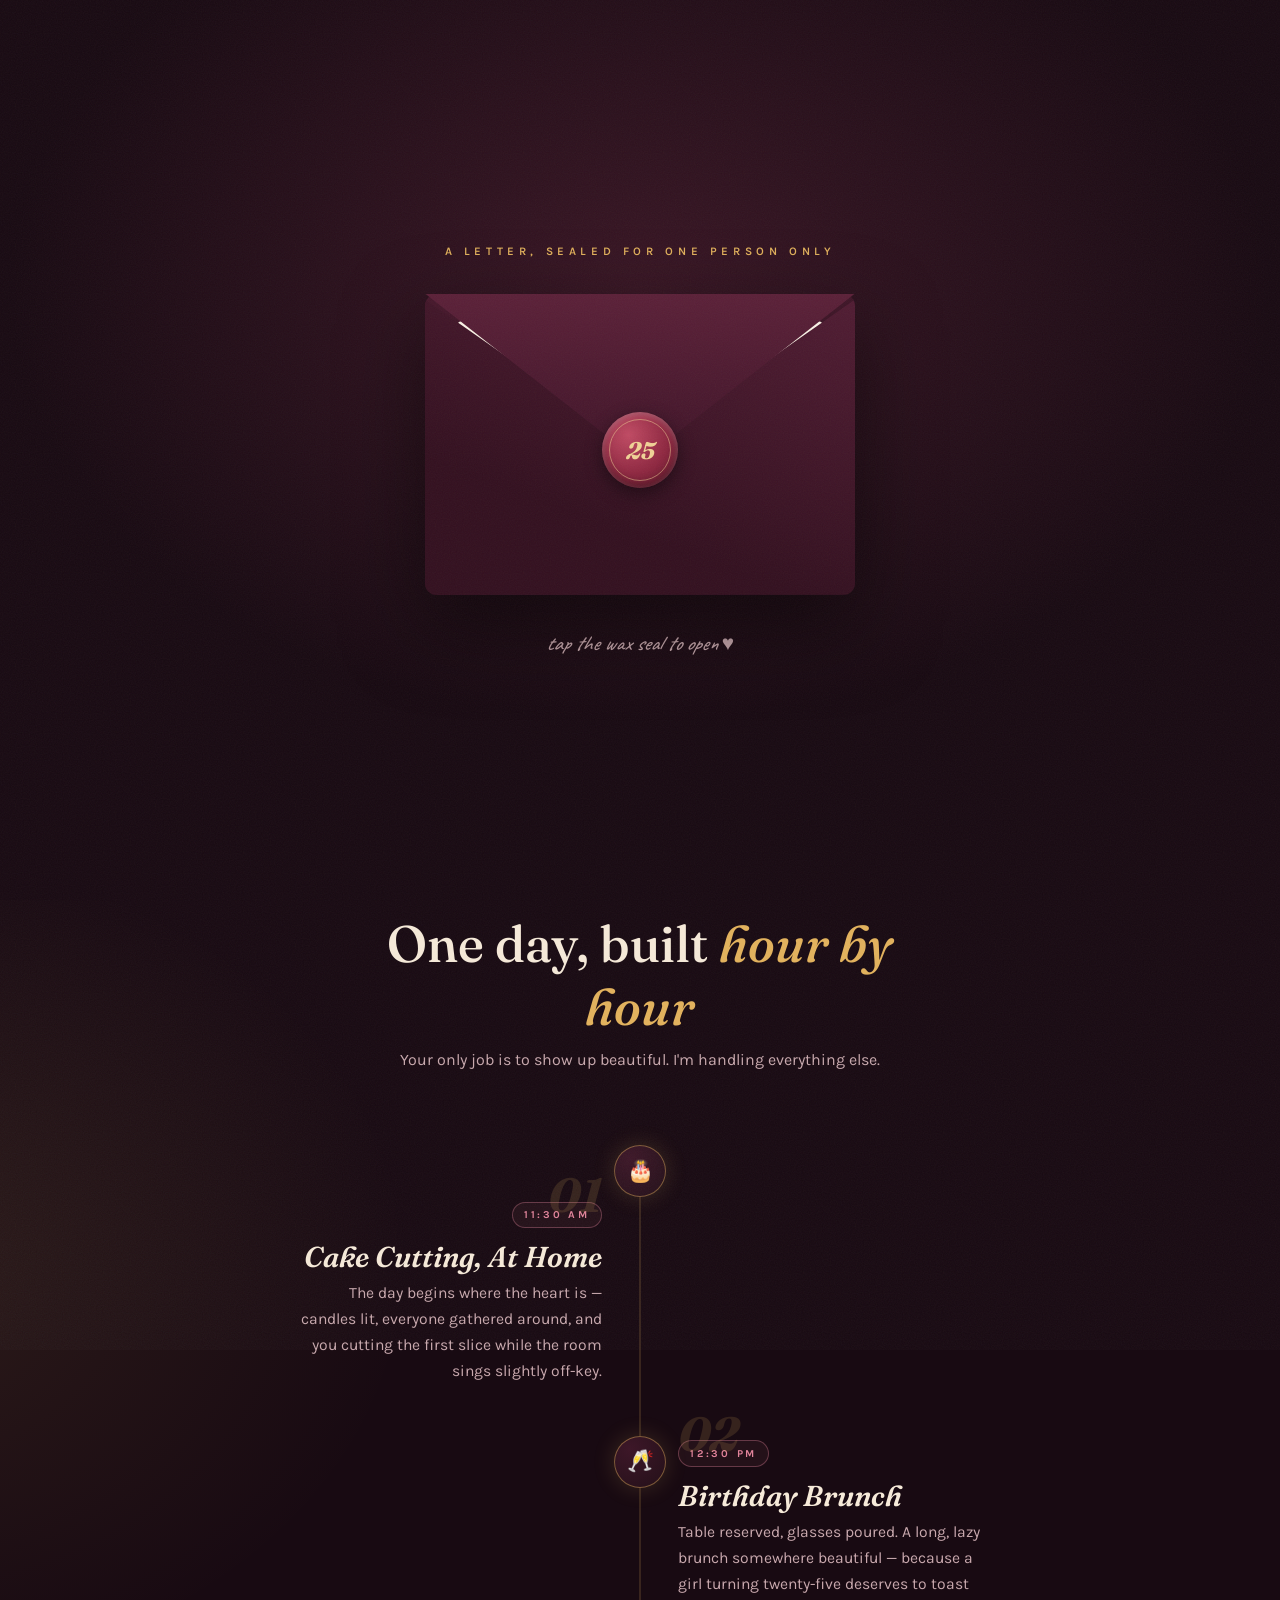
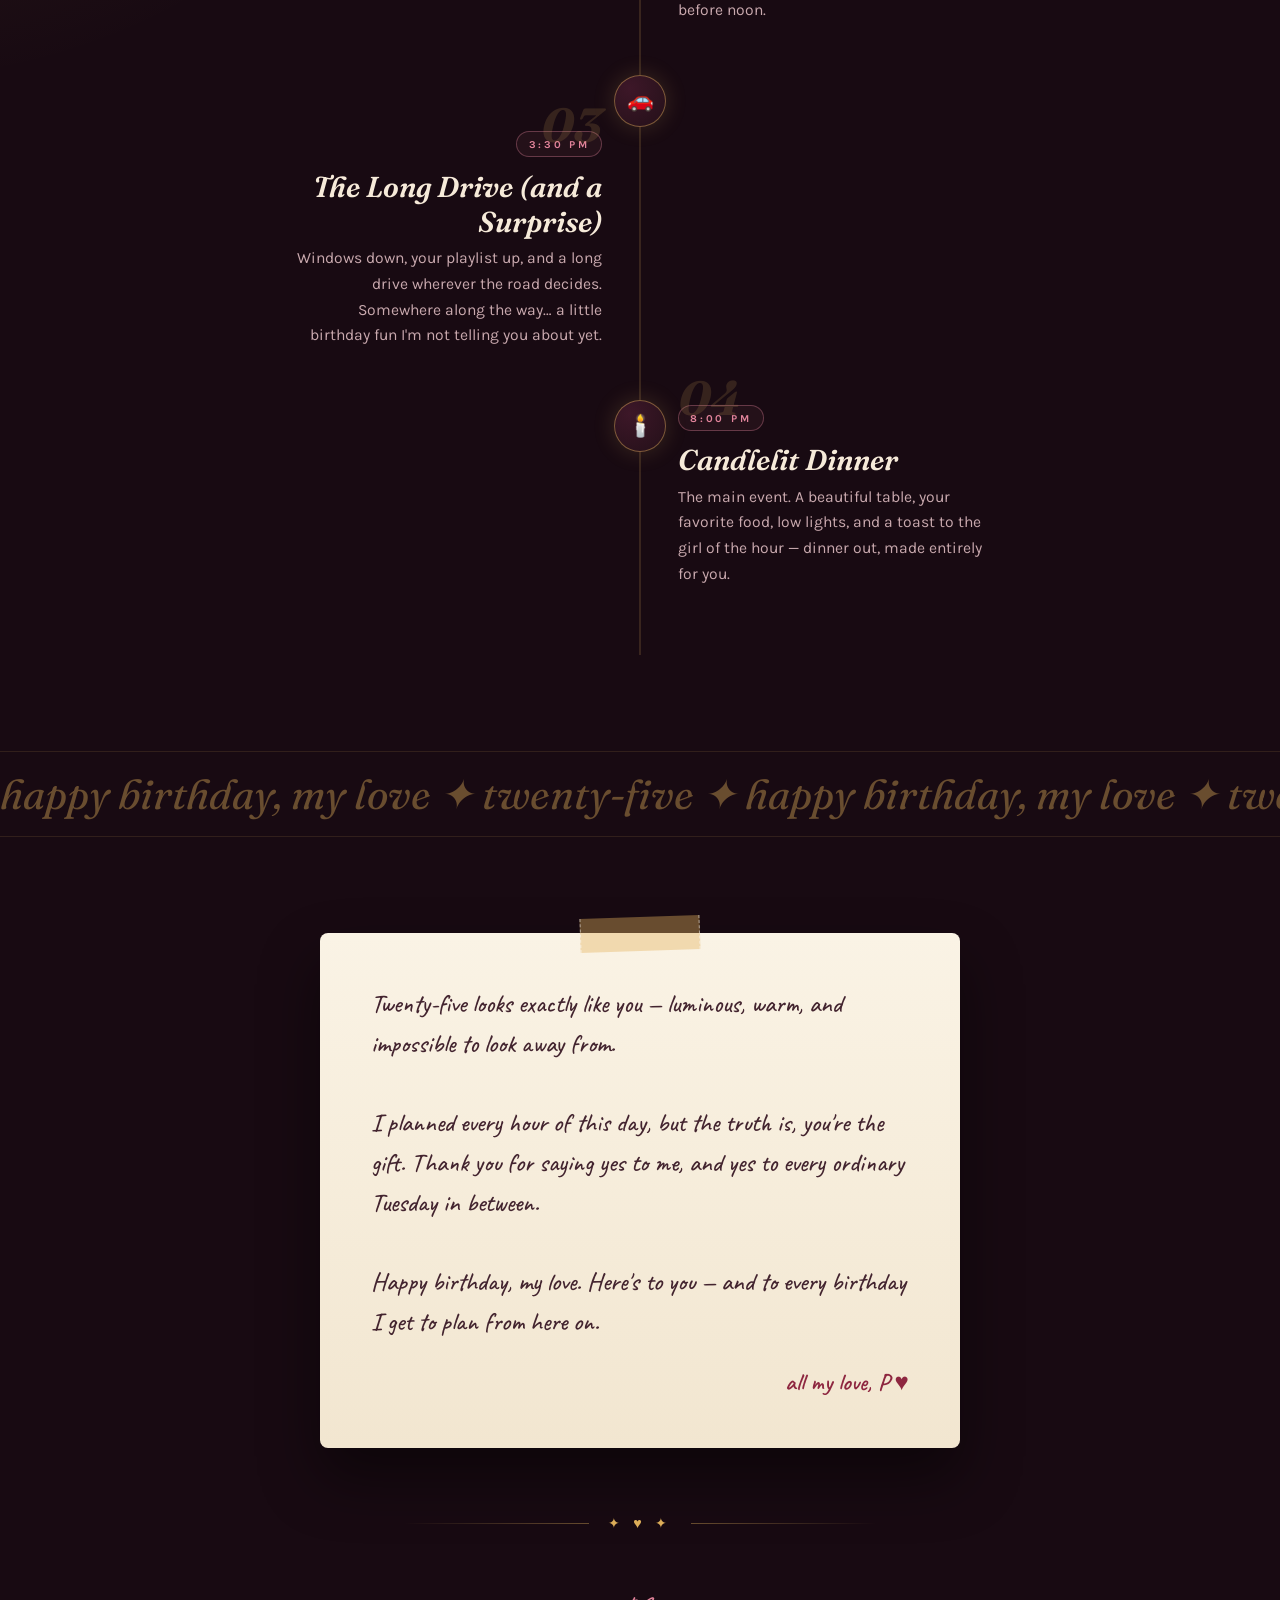
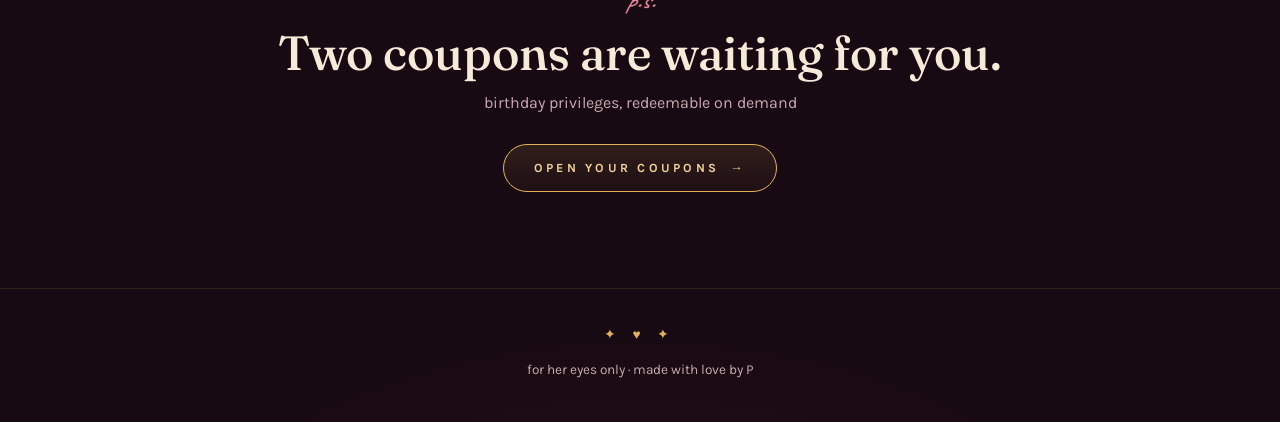
<file: index.html>
<!DOCTYPE html>
<html lang="en">
<head>
<meta charset="UTF-8">
<meta name="viewport" content="width=device-width, initial-scale=1.0">
<title>For You ♥ The 25th</title>
<link rel="icon" href="data:image/svg+xml,<svg xmlns='http://www.w3.org/2000/svg' viewBox='0 0 100 100'><text y='.9em' font-size='90'>💌</text></svg>">
<link rel="preconnect" href="https://fonts.googleapis.com">
<link rel="preconnect" href="https://fonts.gstatic.com" crossorigin>
<link href="https://fonts.googleapis.com/css2?family=Caveat:wght@400..700&family=Fraunces:ital,opsz,wght@0,9..144,300..700;1,9..144,300..700&family=Karla:ital,wght@0,300..800;1,300..800&display=swap" rel="stylesheet">
<link rel="stylesheet" href="styles.css">
</head>
<body>
<div id="ambient" aria-hidden="true"></div>

<!-- THE SEALED ENVELOPE -->
<div id="envelopeScene">
  <p class="scene-kicker">a letter, sealed for one person only</p>
  <div class="envelope" id="envelope">
    <div class="env-back"></div>
    <div class="env-letter">
      <span class="l-for">for the birthday girl</span>
      <span class="l-name" id="envName">Amelia</span>
      <span class="l-heart">♥</span>
    </div>
    <div class="env-front"></div>
    <div class="env-flap"></div>
    <button class="seal" id="seal" aria-label="Break the seal and open your invitation">25</button>
  </div>
  <p class="scene-hint">tap the wax seal to open ♥</p>
</div>
<noscript><style>#envelopeScene{display:none}</style></noscript>

<header class="nav">
  <a class="brand" href="index.html"><span class="b-heart">♥</span> her <em>25th</em></a>
  <nav>
    <a href="index.html" class="active">The Day</a>
    <a href="coupons.html">The Coupons</a>
  </nav>
</header>

<main>
  <section class="hero">
    <div class="wm" aria-hidden="true">25</div>
    <p class="h-item kicker" style="--i:1">an invitation for the birthday girl</p>
    <h1 class="h-item" style="--i:2">
      <span class="h-happy">happy 25th,</span>
      <span class="h-name" id="herNameHero">Amelia</span>
    </h1>
    <p class="h-item h-sub" style="--i:3">one whole day · zero decisions · entirely yours</p>
    <p class="h-item h-date" id="dateLine" style="--i:4"></p>
    <div class="h-item" style="--i:5">
      <div class="count" id="countdown">
        <div class="cell"><b id="cdD">00</b><span>days</span></div>
        <div class="cell"><b id="cdH">00</b><span>hours</span></div>
        <div class="cell"><b id="cdM">00</b><span>min</span></div>
        <div class="cell"><b id="cdS">00</b><span>sec</span></div>
      </div>
      <p class="cd-note" id="cdNote">until your day begins</p>
    </div>
    <p class="h-item h-hand" style="--i:6">scroll slowly, my love — every hour was picked with you in mind ↓</p>
  </section>

  <div class="divider" aria-hidden="true"><span></span>✦ ♥ ✦<span></span></div>

  <section class="plan">
    <div class="sec-head" data-reveal>
      <p class="kicker">the itinerary</p>
      <h2>One day, built <em>hour by hour</em></h2>
      <p class="sec-sub">Your only job is to show up beautiful. I'm handling everything else.</p>
    </div>
    <div class="timeline" id="timeline"><div id="tlProgress"></div></div>
  </section>

  <div class="marquee" aria-hidden="true">
    <div class="m-track">
      <span>happy birthday, my love ✦ twenty-five ✦ happy birthday, my love ✦ twenty-five ✦&nbsp;</span>
      <span>happy birthday, my love ✦ twenty-five ✦ happy birthday, my love ✦ twenty-five ✦&nbsp;</span>
    </div>
  </div>

  <section class="letter">
    <div class="paper" data-reveal>
      <p id="letterText"></p>
      <p class="sign">all my love, <span data-yourname>Daniel</span> ♥</p>
    </div>
  </section>

  <div class="divider" aria-hidden="true"><span></span>✦ ♥ ✦<span></span></div>

  <section class="cta" data-reveal>
    <p class="cta-kicker">p.s.</p>
    <h2>Two coupons are waiting for you.</h2>
    <p class="cta-sub">birthday privileges, redeemable on demand</p>
    <a class="btn" href="coupons.html">open your coupons <span class="btn-arrow">→</span></a>
  </section>
</main>

<footer>
  <div class="f-orn">✦ ♥ ✦</div>
  <p>for her eyes only · made with love by <span data-yourname>Daniel</span></p>
</footer>

<script src="script.js"></script>
</body>
</html>
</file>
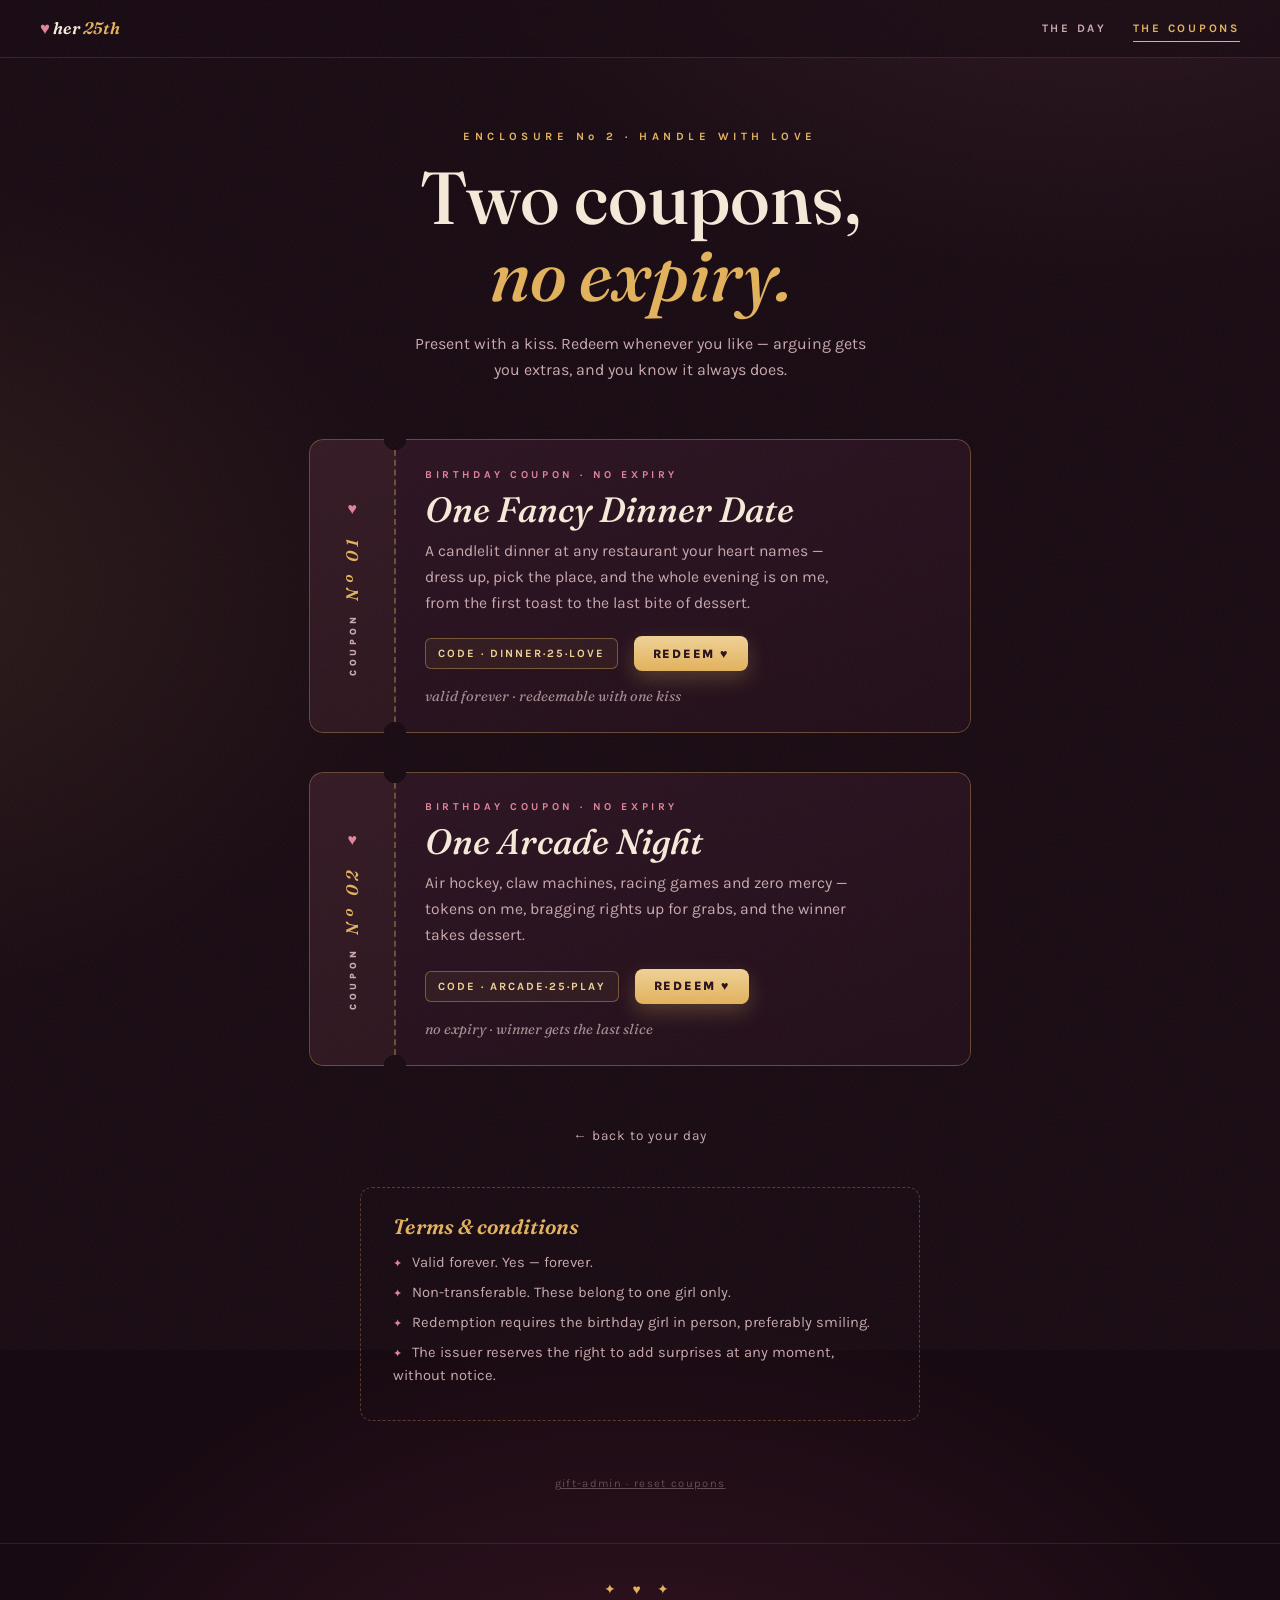
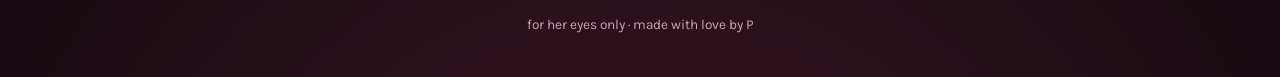
<file: coupons.html>
<!DOCTYPE html>
<html lang="en">
<head>
<meta charset="UTF-8">
<meta name="viewport" content="width=device-width, initial-scale=1.0">
<title>Your Coupons ♥ The 25th</title>
<link rel="icon" href="data:image/svg+xml,<svg xmlns='http://www.w3.org/2000/svg' viewBox='0 0 100 100'><text y='.9em' font-size='90'>💌</text></svg>">
<link rel="preconnect" href="https://fonts.googleapis.com">
<link rel="preconnect" href="https://fonts.gstatic.com" crossorigin>
<link href="https://fonts.googleapis.com/css2?family=Caveat:wght@400..700&family=Fraunces:ital,opsz,wght@0,9..144,300..700;1,9..144,300..700&family=Karla:ital,wght@0,300..800;1,300..800&display=swap" rel="stylesheet">
<link rel="stylesheet" href="styles.css">
</head>
<body>
<div id="ambient" aria-hidden="true"></div>

<header class="nav">
  <a class="brand" href="index.html"><span class="b-heart">♥</span> her <em>25th</em></a>
  <nav>
    <a href="index.html">The Day</a>
    <a href="coupons.html" class="active">The Coupons</a>
  </nav>
</header>

<main>
  <section class="cp-head">
    <p class="kicker" data-reveal>enclosure nº 2 · handle with love</p>
    <h1 data-reveal>Two coupons,<br><em>no expiry.</em></h1>
    <p class="cp-sub" data-reveal>Present with a kiss. Redeem whenever you like — arguing gets you extras, and you know it always does.</p>
  </section>

  <section class="tickets" id="coupons"></section>

  <p class="cp-back" data-reveal><a href="index.html">← back to your day</a></p>

  <section class="terms" data-reveal>
    <h2>Terms &amp; conditions</h2>
    <ul>
      <li>Valid forever. Yes — forever.</li>
      <li>Non-transferable. These belong to one girl only.</li>
      <li>Redemption requires the birthday girl in person, preferably smiling.</li>
      <li>The issuer reserves the right to add surprises at any moment, without notice.</li>
    </ul>
  </section>

  <p class="admin"><a href="#" id="resetCoupons">gift-admin · reset coupons</a></p>
</main>

<footer>
  <div class="f-orn">✦ ♥ ✦</div>
  <p>for her eyes only · made with love by <span data-yourname>Daniel</span></p>
</footer>

<script src="script.js"></script>
</body>
</html>
</file>
<file: styles.css>
/* ============ base ============ */
*,*::before,*::after{box-sizing:border-box;margin:0;padding:0}
:root{
  --bg:#180a12; --bg2:#241019;
  --ink:#f6ead9; --ink-dim:#c9a9ae;
  --gold:#e3b25c; --gold-soft:#f0d296;
  --rose:#e2849b; --wine:#5a2136;
  --disp:"Fraunces",serif; --body:"Karla",sans-serif; --hand:"Caveat",cursive;
}
html{scroll-behavior:smooth}
html,body{overflow-x:clip}
body{
  font:400 1rem/1.6 var(--body); color:var(--ink); min-height:100vh;
  background:
    radial-gradient(1100px 750px at 85% -10%, rgba(226,132,155,.12), transparent 60%),
    radial-gradient(900px 700px at -10% 35%, rgba(227,178,92,.10), transparent 60%),
    radial-gradient(1000px 900px at 50% 115%, rgba(90,33,54,.55), transparent 70%),
    var(--bg);
  -webkit-font-smoothing:antialiased;
}
::selection{background:rgba(226,132,155,.4)}
:focus-visible{outline:2px solid var(--gold);outline-offset:3px;border-radius:4px}
/* film grain */
body::after{content:"";position:fixed;inset:-50%;z-index:1200;pointer-events:none;opacity:.05;
  background-image:url("data:image/svg+xml,%3Csvg xmlns='http://www.w3.org/2000/svg' width='140' height='140'%3E%3Cfilter id='n'%3E%3CfeTurbulence type='fractalNoise' baseFrequency='0.85' numOctaves='2'/%3E%3C/filter%3E%3Crect width='140' height='140' filter='url(%23n)'/%3E%3C/svg%3E");}
html.js body:not(.opened){overflow:hidden}

/* ============ shared bits ============ */
.kicker{font:700 .7rem var(--body);letter-spacing:.4em;text-transform:uppercase;color:var(--gold)}
.divider{display:flex;align-items:center;gap:1.2rem;max-width:520px;margin:0 auto;padding:0 1.5rem;color:var(--gold);font-size:.9rem;letter-spacing:.35em}
.divider span{flex:1;height:1px;background:linear-gradient(90deg,transparent,rgba(227,178,92,.4))}
.divider span:last-child{background:linear-gradient(90deg,rgba(227,178,92,.4),transparent)}
html.js [data-reveal]{opacity:0;transform:translateY(26px);transition:opacity .7s ease,transform .7s ease}
html.js [data-reveal].in{opacity:1;transform:none}
#ambient{position:fixed;inset:0;z-index:0;pointer-events:none;overflow:hidden}
#ambient .p{position:absolute;bottom:-6vh;display:block;border-radius:60% 40% 55% 45%;opacity:0;animation:rise linear infinite}
@keyframes rise{
  0%{transform:translate(0,0) rotate(0);opacity:0}
  10%{opacity:var(--o,.4)} 85%{opacity:var(--o,.4)}
  100%{transform:translate(var(--sway,0),-110vh) rotate(260deg);opacity:0}}
.confetti{position:fixed;z-index:1100;pointer-events:none;animation:confettiFly cubic-bezier(.12,.8,.3,1) forwards}
@keyframes confettiFly{to{transform:translate(var(--dx),var(--dy)) rotate(var(--rot));opacity:0}}

/* ============ nav ============ */
.nav{position:sticky;top:0;z-index:50;display:flex;justify-content:space-between;align-items:center;
  padding:.9rem clamp(1rem,4vw,2.5rem);background:rgba(24,10,18,.72);
  -webkit-backdrop-filter:blur(10px);backdrop-filter:blur(10px);border-bottom:1px solid rgba(227,178,92,.15)}
.brand{font:italic 600 1.05rem var(--disp);color:var(--ink);text-decoration:none}
.brand em{color:var(--gold)} .brand .b-heart{color:var(--rose)}
.nav nav{display:flex;gap:1.6rem}
.nav nav a{font:700 .72rem var(--body);letter-spacing:.24em;text-transform:uppercase;color:var(--ink-dim);
  text-decoration:none;padding:.4rem 0;border-bottom:1px solid transparent;transition:.25s}
.nav nav a:hover,.nav nav a.active{color:var(--gold);border-color:var(--gold)}

/* ============ the envelope ============ */
#envelopeScene{position:fixed;inset:0;z-index:1000;display:flex;flex-direction:column;align-items:center;
  justify-content:center;gap:2.2rem;transition:opacity .8s ease,visibility .8s;
  background:radial-gradient(900px 620px at 50% 32%, rgba(90,33,54,.5), transparent 70%), var(--bg)}
#envelopeScene.done{opacity:0;visibility:hidden}
#envelopeScene.done .envelope{transform:scale(1.06)}
.scene-kicker{font:600 .72rem var(--body);letter-spacing:.4em;text-transform:uppercase;color:var(--gold)}
.scene-hint{font:italic 500 1.3rem var(--hand);color:var(--ink-dim);animation:hintPulse 2.4s ease-in-out infinite}
@keyframes hintPulse{0%,100%{opacity:.55;transform:translateY(0)}50%{opacity:1;transform:translateY(-3px)}}
.envelope{position:relative;width:min(430px,88vw);aspect-ratio:10/7;perspective:1200px;
  filter:drop-shadow(0 30px 40px rgba(0,0,0,.5));transition:transform .8s ease}
.env-back{position:absolute;inset:0;background:linear-gradient(165deg,#47182c,#2a0f1c);border-radius:12px}
.env-letter{position:absolute;left:7%;right:7%;top:9%;bottom:14%;z-index:2;border-radius:8px;
  background:linear-gradient(180deg,#faf3e6,#f0e4cf);box-shadow:0 6px 18px rgba(0,0,0,.25);
  display:flex;flex-direction:column;align-items:center;justify-content:center;gap:.4rem;
  transition:transform 1.1s cubic-bezier(.22,.9,.3,1) .7s}
.l-for{font:italic 400 .95rem var(--disp);color:#8a5a68;letter-spacing:.12em;text-transform:lowercase}
.l-name{font:italic 700 1.9rem var(--disp);color:#3c1f2d}
.l-heart{color:#c05570}
.env-front{position:absolute;inset:0;z-index:3;border-radius:12px;
  background:linear-gradient(200deg,#511c33,#33101f 70%);clip-path:polygon(0 2%,50% 52%,100% 2%,100% 100%,0 100%)}
.env-flap{position:absolute;left:0;right:0;top:0;height:56%;z-index:4;transform-origin:top center;
  background:linear-gradient(180deg,#5b2038,#3f1428);clip-path:polygon(0 0,100% 0,50% 100%);
  transition:transform .65s cubic-bezier(.4,.1,.2,1) .1s}
.seal{position:absolute;left:50%;top:52%;transform:translate(-50%,-50%);z-index:5;width:76px;height:76px;
  border-radius:50%;border:none;cursor:pointer;display:flex;align-items:center;justify-content:center;
  background:radial-gradient(circle at 35% 30%,#c04a63,#8e2740 55%,#5c1226);color:var(--gold-soft);
  font:italic 700 1.5rem var(--disp);animation:sealPulse 2.6s ease-in-out infinite;
  box-shadow:0 6px 18px rgba(0,0,0,.45), inset 0 2px 6px rgba(255,255,255,.25), inset 0 -4px 10px rgba(0,0,0,.35);
  transition:transform .45s ease,opacity .45s ease}
.seal::before{content:"";position:absolute;inset:7px;border-radius:50%;border:1px solid rgba(240,210,150,.5)}
@keyframes sealPulse{0%,100%{transform:translate(-50%,-50%) scale(1)}50%{transform:translate(-50%,-50%) scale(1.06)}}
.envelope.open .seal{animation:none;transform:translate(-50%,-50%) scale(1.7);opacity:0}
.envelope.open .env-flap{transform:rotateX(180deg)}
.envelope.open .env-letter{transform:translateY(-64%) scale(1.04);z-index:6}

/* ============ hero ============ */
.hero{position:relative;text-align:center;padding:clamp(4rem,9vh,7rem) 1.2rem 5rem;overflow:hidden}
.wm{position:absolute;top:-4rem;right:-2rem;z-index:-1;pointer-events:none;user-select:none;
  font:italic 700 clamp(12rem,34vw,26rem)/1 var(--disp);color:transparent;
  -webkit-text-stroke:1.5px rgba(227,178,92,.13);animation:wmFloat 14s ease-in-out infinite alternate}
@keyframes wmFloat{from{transform:translateY(-12px) rotate(-2deg)}to{transform:translateY(14px) rotate(1.5deg)}}
.h-item{transition:opacity .9s ease calc(var(--i,0)*.13s),transform .9s ease calc(var(--i,0)*.13s)}
html.js body:not(.opened) .h-item{opacity:0;transform:translateY(26px)}
.hero h1{display:flex;flex-direction:column;line-height:1.02;margin:1.4rem 0 .6rem}
.h-happy{font:italic 300 clamp(2rem,5.4vw,3.6rem) var(--disp);color:var(--ink-dim)}
.h-name{font:italic 600 clamp(3.2rem,11vw,8rem) var(--disp);color:var(--gold);
  text-shadow:0 0 60px rgba(227,178,92,.25)}
.h-sub{font:italic 400 clamp(1.05rem,2.4vw,1.5rem) var(--disp);color:var(--rose)}
.h-date{margin-top:1.1rem;font:700 .78rem var(--body);letter-spacing:.3em;text-transform:uppercase;color:var(--ink-dim)}
.count{display:flex;gap:.9rem;justify-content:center;margin:2.2rem 0 .6rem;flex-wrap:wrap}
.cell{min-width:76px;padding:.9rem .6rem .7rem;border:1px solid rgba(227,178,92,.3);border-radius:10px;background:rgba(227,178,92,.05)}
.cell b{display:block;font:600 2rem var(--disp);color:var(--ink);font-variant-numeric:tabular-nums}
.cell span{font:700 .62rem var(--body);letter-spacing:.3em;text-transform:uppercase;color:var(--ink-dim)}
.cd-note{font:italic 500 1.35rem var(--hand);color:var(--rose)}
.h-hand{margin-top:2.4rem;font:italic 500 1.45rem var(--hand);color:var(--gold-soft)}

/* ============ itinerary ============ */
.sec-head{text-align:center;max-width:640px;margin:0 auto;padding:0 1.2rem}
.sec-head h2{font:500 clamp(2rem,5vw,3.2rem) var(--disp);color:var(--ink);margin:.7rem 0 .6rem}
.sec-head h2 em{color:var(--gold)}
.sec-sub{color:var(--ink-dim)}
.plan{padding:5rem 1.2rem 4rem}
.timeline{--lx:50%;position:relative;max-width:900px;margin:4.5rem auto 0;padding-bottom:1rem}
.timeline::before{content:"";position:absolute;top:0;bottom:0;left:calc(var(--lx) - 1px);width:2px;background:rgba(227,178,92,.16)}
#tlProgress{position:absolute;top:0;left:calc(var(--lx) - 1px);width:2px;height:0;
  background:linear-gradient(180deg,var(--rose),var(--gold));box-shadow:0 0 12px rgba(227,178,92,.5)}
.tl-item{display:grid;grid-template-columns:1fr 76px 1fr;align-items:start;margin-bottom:3.2rem}
.tl-node{grid-column:2;justify-self:center;position:relative;z-index:2;width:52px;height:52px;border-radius:50%;
  display:flex;align-items:center;justify-content:center;font-size:1.35rem;
  background:radial-gradient(circle at 30% 25%,#3d1728,#241019);border:1px solid rgba(227,178,92,.45);
  box-shadow:0 0 22px rgba(227,178,92,.18);opacity:0;transform:scale(.4);
  transition:.55s .15s cubic-bezier(.3,1.4,.4,1)}
.tl-item.in .tl-node{opacity:1;transform:scale(1)}
.tl-card{grid-column:1;text-align:right;position:relative;padding-top:.2rem;opacity:0;transform:translateY(24px);transition:.7s ease .1s}
.tl-item.alt .tl-card{grid-column:3;text-align:left}
.tl-item.in .tl-card{opacity:1;transform:none}
.tl-card::before{content:attr(data-n);position:absolute;top:-2rem;right:0;font:italic 700 3rem var(--disp);color:rgba(227,178,92,.15)}
.tl-item.alt .tl-card::before{right:auto;left:0}
.tl-time{display:inline-block;font:700 .66rem var(--body);letter-spacing:.26em;text-transform:uppercase;color:var(--rose);
  border:1px solid rgba(226,132,155,.35);padding:.35rem .7rem;border-radius:99px;margin-bottom:.7rem;background:rgba(226,132,155,.06)}
.tl-card h3{font:italic 600 clamp(1.35rem,2.6vw,1.8rem) var(--disp);color:var(--ink);margin-bottom:.45rem}
.tl-card p{color:var(--ink-dim);line-height:1.65;font-size:.98rem;max-width:34ch;margin-left:auto}
.tl-item.alt .tl-card p{margin-left:0}

/* ============ marquee ============ */
.marquee{overflow:hidden;border-top:1px solid rgba(227,178,92,.12);border-bottom:1px solid rgba(227,178,92,.12);padding:1rem 0;margin:2rem 0 4rem}
.m-track{display:flex;width:max-content;animation:slide 28s linear infinite}
.m-track span{font:italic 400 clamp(1.6rem,4vw,2.6rem) var(--disp);color:rgba(227,178,92,.4);white-space:nowrap}
@keyframes slide{to{transform:translateX(-50%)}}

/* ============ love letter ============ */
.letter{padding:2rem 1.2rem 4rem}
.paper{position:relative;max-width:640px;margin:0 auto;background:linear-gradient(180deg,#faf3e5,#f2e6d0);
  color:#43242f;border-radius:8px;padding:clamp(2rem,5vw,3.2rem);transform:rotate(-1.4deg);
  box-shadow:0 30px 60px rgba(0,0,0,.45)}
.paper::before{content:"";position:absolute;top:-16px;left:50%;transform:translateX(-50%) rotate(-2deg);
  width:120px;height:34px;background:rgba(227,178,92,.4);
  border-left:1px dashed rgba(255,255,255,.5);border-right:1px dashed rgba(255,255,255,.5)}
#letterText{font:500 clamp(1.35rem,2.6vw,1.6rem)/1.55 var(--hand);white-space:pre-line}
.sign{margin-top:1.6rem;text-align:right;font:600 1.5rem var(--hand);color:#8e2740}

/* ============ cta + footer ============ */
.cta{text-align:center;padding:3rem 1.2rem 6rem}
.cta-kicker{font:italic 500 1.6rem var(--hand);color:var(--rose)}
.cta h2{font:500 clamp(1.9rem,4.5vw,3rem) var(--disp);color:var(--ink);margin:.4rem 0 .5rem}
.cta-sub{color:var(--ink-dim)}
.btn{display:inline-flex;gap:.7rem;align-items:center;margin-top:1.8rem;padding:1rem 1.9rem;
  border:1px solid var(--gold);border-radius:99px;color:var(--gold-soft);text-decoration:none;
  font:700 .78rem var(--body);letter-spacing:.26em;text-transform:uppercase;
  background:linear-gradient(180deg,rgba(227,178,92,.12),rgba(227,178,92,.03));transition:.3s}
.btn:hover{background:var(--gold);color:#2a0f1c;transform:translateY(-2px);box-shadow:0 14px 34px rgba(227,178,92,.3)}
.btn-arrow{transition:transform .3s}.btn:hover .btn-arrow{transform:translateX(4px)}
footer{border-top:1px solid rgba(227,178,92,.12);padding:2.2rem 1rem 2.6rem;text-align:center;color:var(--ink-dim);font-size:.85rem}
.f-orn{color:var(--gold);letter-spacing:.5em;margin-bottom:.8rem}

/* ============ coupons page ============ */
.cp-head{text-align:center;padding:4.5rem 1.2rem 0}
.cp-head h1{font:500 clamp(2.4rem,7vw,4.6rem)/1.05 var(--disp);color:var(--ink);margin:1rem 0 0}
.cp-head h1 em{color:var(--gold)}
.cp-sub{color:var(--ink-dim);max-width:46ch;margin:1.1rem auto 0;line-height:1.65}
.tickets{display:grid;gap:2.4rem;max-width:700px;margin:3.5rem auto;padding:0 1.2rem}
.ticket{--stubw:86px;position:relative;display:grid;grid-template-columns:var(--stubw) 1fr;border-radius:14px;
  background:linear-gradient(160deg,#2d1322,#200d18);border:1px solid rgba(227,178,92,.35);
  box-shadow:0 24px 50px rgba(0,0,0,.35);transition:transform .35s ease,box-shadow .35s ease}
.ticket:hover{box-shadow:0 30px 60px rgba(0,0,0,.45)}
.ticket{
  -webkit-mask-image:radial-gradient(circle 12px at var(--stubw) 0,transparent 11px,#000 11.5px),
    radial-gradient(circle 12px at var(--stubw) 100%,transparent 11px,#000 11.5px);
  -webkit-mask-composite:source-in;
  mask-image:radial-gradient(circle 12px at var(--stubw) 0,transparent 11px,#000 11.5px),
    radial-gradient(circle 12px at var(--stubw) 100%,transparent 11px,#000 11.5px);
  mask-composite:intersect}
.stub{display:flex;flex-direction:column;align-items:center;justify-content:center;gap:.8rem;
  border-right:2px dashed rgba(227,178,92,.35);padding:1.4rem .5rem;background:rgba(227,178,92,.04)}
.stub-heart{color:var(--rose)}
.stub-no{writing-mode:vertical-rl;transform:rotate(180deg);font:italic 600 1.05rem var(--disp);color:var(--gold);letter-spacing:.28em}
.stub-word{writing-mode:vertical-rl;transform:rotate(180deg);font:800 .58rem var(--body);letter-spacing:.42em;color:var(--ink-dim);text-transform:uppercase}
.t-body{padding:1.7rem 1.8rem;transition:opacity .4s}
.t-kicker{font:700 .66rem var(--body);letter-spacing:.34em;text-transform:uppercase;color:var(--rose)}
.t-title{font:italic 500 clamp(1.6rem,3vw,2.2rem) var(--disp);color:var(--ink);margin:.45rem 0 .5rem}
.t-detail{color:var(--ink-dim);font-size:.98rem;line-height:1.65;max-width:48ch}
.t-row{display:flex;gap:1rem;align-items:center;margin-top:1.25rem;flex-wrap:wrap}
.t-code{font:700 .7rem var(--body);letter-spacing:.18em;color:var(--gold-soft);
  border:1px solid rgba(227,178,92,.4);padding:.5rem .75rem;border-radius:6px;background:rgba(227,178,92,.06)}
.redeem{font:800 .78rem var(--body);letter-spacing:.14em;text-transform:uppercase;color:#2a0f1c;border:none;cursor:pointer;
  background:linear-gradient(180deg,var(--gold-soft),var(--gold));padding:.65rem 1.15rem;border-radius:8px;
  box-shadow:0 8px 20px rgba(227,178,92,.25);transition:.25s}
.redeem:hover{transform:translateY(-2px)}
.redeem:disabled{cursor:default;opacity:.85}
.t-fine{margin-top:1rem;font:italic 400 .9rem var(--disp);color:rgba(201,169,174,.8)}
.stamp{position:absolute;top:16px;right:18px;pointer-events:none;opacity:0;
  border:3px solid var(--gold);border-radius:8px;padding:.4rem .9rem;color:var(--gold);
  font:italic 700 1rem var(--disp);letter-spacing:.18em;transform:rotate(-12deg) scale(3);
  transition:transform .35s cubic-bezier(.2,2,.4,1),opacity .2s}
.ticket.redeemed .stamp{opacity:.9;transform:rotate(-12deg) scale(1)}
.ticket.redeemed .t-body{opacity:.75}
.ticket.no-anim .stamp{transition:none}
.cp-back{text-align:center;margin-top:.5rem}
.cp-back a{color:var(--ink-dim);text-decoration:none;font-size:.85rem;letter-spacing:.08em}
.cp-back a:hover{color:var(--gold)}
.terms{max-width:560px;margin:2.5rem auto 3rem;padding:1.6rem 2rem;color:var(--ink-dim);
  border:1px dashed rgba(227,178,92,.3);border-radius:12px}
.terms h2{font:italic 600 1.3rem var(--disp);color:var(--gold);margin-bottom:.8rem}
.terms ul{list-style:none}
.terms li{margin:.45rem 0;font-size:.92rem;line-height:1.55}
.terms li::before{content:"✦";color:var(--rose);margin-right:.6rem;font-size:.7rem}
.admin{text-align:center;margin-bottom:3rem}
.admin a{color:rgba(201,169,174,.4);font-size:.7rem;letter-spacing:.12em}

/* ============ responsive ============ */
@media (max-width:760px){
  .timeline{--lx:23px;margin-top:3.5rem}
  .tl-item{grid-template-columns:56px 1fr;margin-bottom:2.6rem}
  .tl-node{grid-column:1;grid-row:1;width:46px;height:46px;font-size:1.15rem;justify-self:start}
  .tl-card,.tl-item.alt .tl-card{grid-column:2;text-align:left;padding-left:.5rem}
  .tl-card::before,.tl-item.alt .tl-card::before{top:-1.7rem;right:0;left:auto}
  .tl-card p{max-width:none;margin-left:0}
  .ticket{grid-template-columns:1fr;-webkit-mask-image:none;mask-image:none}
  .stub{flex-direction:row;border-right:none;border-bottom:2px dashed rgba(227,178,92,.35);padding:.8rem 1.2rem}
  .stub-no,.stub-word{writing-mode:horizontal-tb;transform:none}
  .stamp{top:10px;right:12px;font-size:.85rem}
}

/* ============ reduced motion ============ */
@media (prefers-reduced-motion: reduce){
  *,*::before,*::after{animation-duration:.001ms!important;animation-iteration-count:1!important;transition-duration:.001ms!important}
  html{scroll-behavior:auto}
  #ambient .p{display:none}
}
</file>
